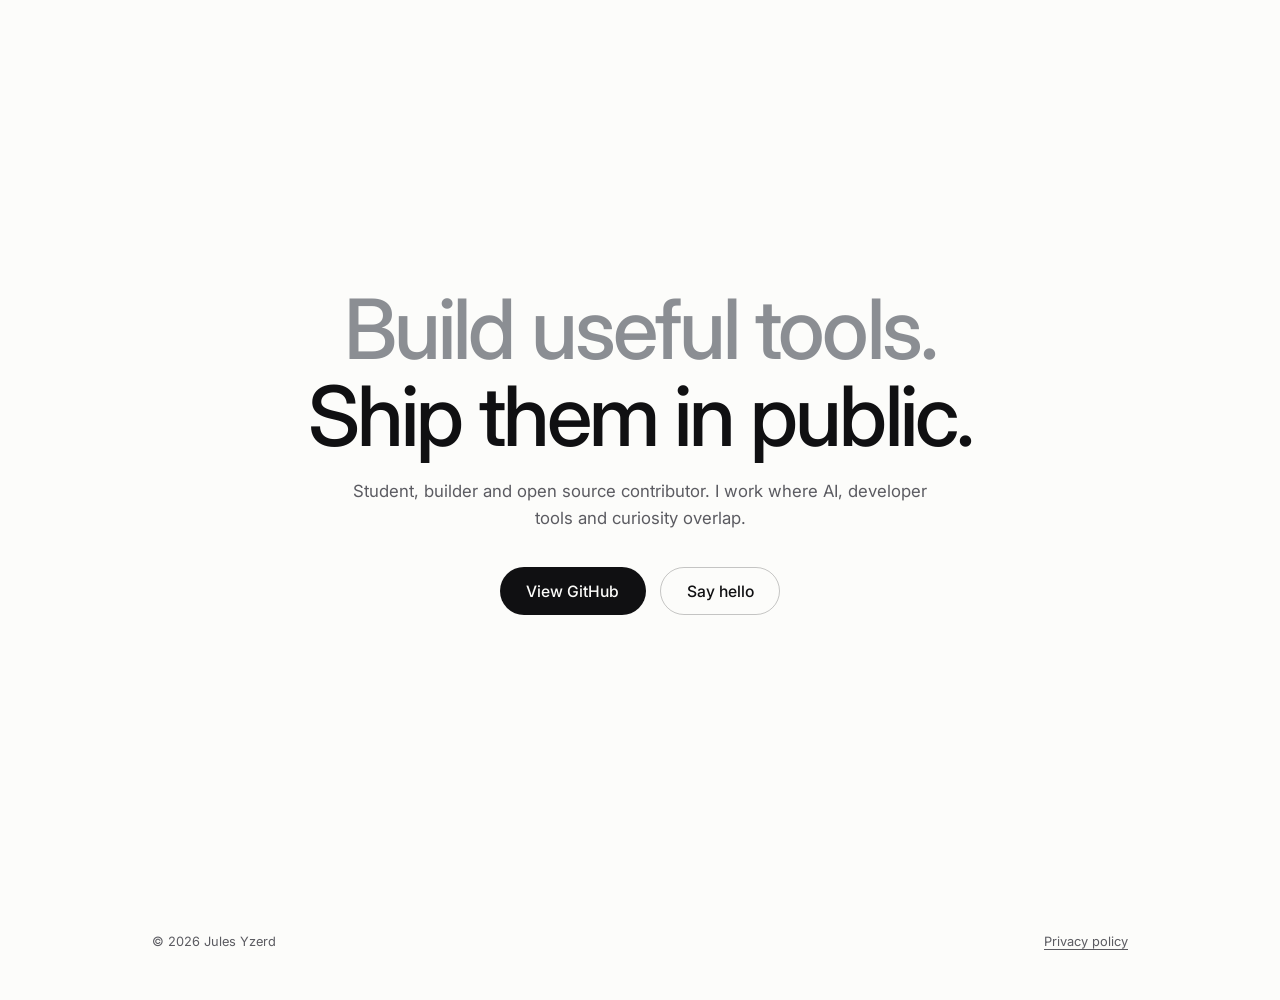
<file: index.html>
<!doctype html>
<html lang="en">
<head>
  <meta charset="utf-8">
  <meta name="viewport" content="width=device-width, initial-scale=1">
  <title>Jules Yzerd — build useful tools</title>
  <meta name="description" content="Jules Yzerd builds developer tools, AI experiments and open source software.">
  <meta name="theme-color" content="#fcfcfa" media="(prefers-color-scheme: light)">
  <meta name="theme-color" content="#101012" media="(prefers-color-scheme: dark)">
  <link rel="preconnect" href="https://fonts.googleapis.com">
  <link rel="preconnect" href="https://fonts.gstatic.com" crossorigin>
  <link href="https://fonts.googleapis.com/css2?family=Inter:wght@400;500;600;700&family=Geist+Mono:wght@400;500&display=swap" rel="stylesheet">
  <link rel="icon" href="data:image/svg+xml,%3Csvg xmlns='http://www.w3.org/2000/svg' viewBox='0 0 100 100'%3E%3Crect width='100' height='100' fill='%23101012'/%3E%3Ctext x='50' y='68' text-anchor='middle' fill='%23fcfcfa' font-family='monospace' font-size='52'%3EJY%3C/text%3E%3C/svg%3E">
  <link rel="stylesheet" href="styles.css?v=3">
  <script>
    (function () {
      var mq = window.matchMedia('(prefers-color-scheme: dark)');
      function apply() {
        document.documentElement.dataset.theme = mq.matches ? 'dark' : 'light';
      }
      apply();
      if (mq.addEventListener) mq.addEventListener('change', apply);
      else if (mq.addListener) mq.addListener(apply);
    })();
  </script>
</head>
<body>
<a class="skip" href="#main">Skip to content</a>
<main id="main">
  <section class="hero"><div class="wrap hero-inner">
    <h1 class="rise"><span class="dim">Build useful tools.</span><br>Ship them in public.</h1>
    <p class="lede rise rise-1">Student, builder and open source contributor. I work where AI, developer tools and curiosity overlap.</p>
    <div class="hero-cta rise rise-2"><a class="btn btn-primary" href="https://github.com/AZERDSQ131" target="_blank" rel="noopener">View GitHub</a><a class="btn btn-ghost" href="mailto:j.yzerd@outlook.fr">Say hello</a></div>
  </div></section>
</main>
<footer style="max-width:64rem;margin:0 auto;padding:2rem 1.5rem 3rem;color:var(--muted);font-size:.8rem;display:flex;gap:1rem;flex-wrap:wrap;justify-content:space-between">
  <span>© 2026 Jules Yzerd</span>
  <a href="privacy.html" style="color:inherit;text-decoration:underline;text-underline-offset:.2em">Privacy policy</a>
</footer>
</body>
</html>
</file>
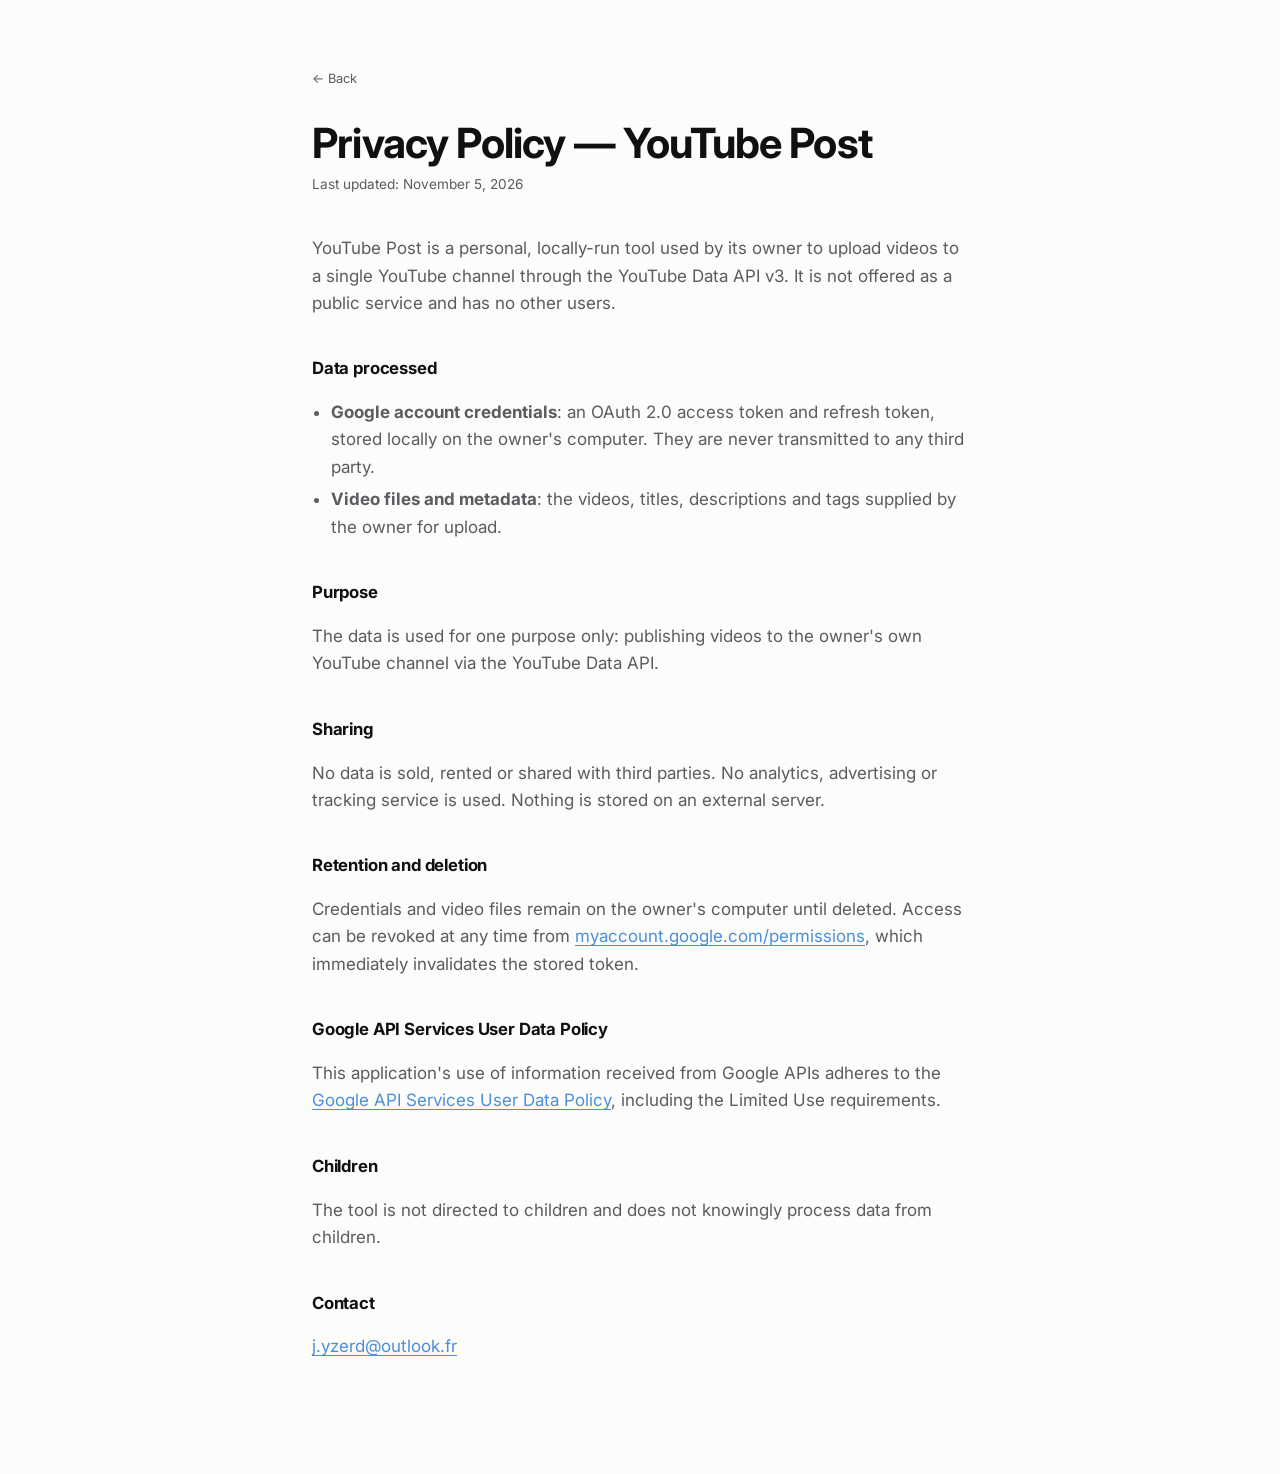
<file: privacy.html>
<!doctype html>
<html lang="en">
<head>
  <meta charset="utf-8">
  <meta name="viewport" content="width=device-width, initial-scale=1">
  <title>Privacy Policy — YouTube Post</title>
  <meta name="description" content="Privacy policy for the personal YouTube Post tool.">
  <meta name="theme-color" content="#fcfcfa" media="(prefers-color-scheme: light)">
  <meta name="theme-color" content="#101012" media="(prefers-color-scheme: dark)">
  <link rel="preconnect" href="https://fonts.googleapis.com">
  <link rel="preconnect" href="https://fonts.gstatic.com" crossorigin>
  <link href="https://fonts.googleapis.com/css2?family=Inter:wght@400;500;600;700&display=swap" rel="stylesheet">
  <link rel="stylesheet" href="styles.css?v=3">
  <script>
    (function () {
      var mq = window.matchMedia('(prefers-color-scheme: dark)');
      function apply() {
        document.documentElement.dataset.theme = mq.matches ? 'dark' : 'light';
      }
      apply();
      if (mq.addEventListener) mq.addEventListener('change', apply);
      else if (mq.addListener) mq.addListener(apply);
    })();
  </script>
  <style>
    .doc { max-width: 44rem; margin: 0 auto; padding: 4rem 1.5rem 6rem; }
    .doc h1 { font-size: clamp(1.9rem, 4vw, 2.6rem); line-height: 1.1; letter-spacing: -.02em; margin: 0 0 .4rem; }
    .doc .updated { color: var(--muted); font-size: .85rem; margin: 0 0 2.5rem; }
    .doc h2 { font-size: 1.05rem; letter-spacing: -.01em; margin: 2.4rem 0 .6rem; }
    .doc p, .doc li { color: var(--muted); }
    .doc ul { padding-left: 1.2rem; }
    .doc li { margin: .35rem 0; }
    .doc a { color: var(--c-blue); text-decoration: underline; text-underline-offset: .2em; }
    .doc .back { display: inline-block; margin-bottom: 2rem; font-size: .8rem; color: var(--muted); text-decoration: none; }
    .doc .back:hover { color: var(--ink); }
  </style>
</head>
<body>
<main class="doc">
  <a class="back" href="./">← Back</a>
  <h1>Privacy Policy — YouTube Post</h1>
  <p class="updated">Last updated: November 5, 2026</p>

  <p>
    YouTube Post is a personal, locally-run tool used by its owner to upload videos to a single
    YouTube channel through the YouTube Data API v3. It is not offered as a public service and has
    no other users.
  </p>

  <h2>Data processed</h2>
  <ul>
    <li>
      <strong>Google account credentials</strong>: an OAuth 2.0 access token and refresh token,
      stored locally on the owner's computer. They are never transmitted to any third party.
    </li>
    <li>
      <strong>Video files and metadata</strong>: the videos, titles, descriptions and tags supplied
      by the owner for upload.
    </li>
  </ul>

  <h2>Purpose</h2>
  <p>
    The data is used for one purpose only: publishing videos to the owner's own YouTube channel via
    the YouTube Data API.
  </p>

  <h2>Sharing</h2>
  <p>
    No data is sold, rented or shared with third parties. No analytics, advertising or tracking
    service is used. Nothing is stored on an external server.
  </p>

  <h2>Retention and deletion</h2>
  <p>
    Credentials and video files remain on the owner's computer until deleted. Access can be revoked
    at any time from
    <a href="https://myaccount.google.com/permissions" rel="noopener">myaccount.google.com/permissions</a>,
    which immediately invalidates the stored token.
  </p>

  <h2>Google API Services User Data Policy</h2>
  <p>
    This application's use of information received from Google APIs adheres to the
    <a href="https://developers.google.com/terms/api-services-user-data-policy" rel="noopener">Google API Services User Data Policy</a>,
    including the Limited Use requirements.
  </p>

  <h2>Children</h2>
  <p>
    The tool is not directed to children and does not knowingly process data from children.
  </p>

  <h2>Contact</h2>
  <p><a href="mailto:j.yzerd@outlook.fr">j.yzerd@outlook.fr</a></p>
</main>
</body>
</html>
</file>
<file: styles.css>
:root {
  --bg: #fcfcfa;
  --surface: #ffffff;
  --surface-2: #f4f4f0;
  --ink: #101012;
  --muted: #5b5b61;
  --c-blue: #4b8fd9;
  --c-gray: #8b8e93;
  --faint: var(--c-gray);
  --font-sans: "Inter", system-ui, -apple-system, "Segoe UI", sans-serif;
  --ease: cubic-bezier(.16, 1, .3, 1);
}

html[data-theme="dark"] {
  color-scheme: dark;
  --bg: #101012;
  --surface: #17171a;
  --surface-2: #212126;
  --ink: #fcfcfa;
  --muted: #a9a9b1;
  --c-blue: #6aa5e6;
  --c-gray: #9aa0a6;
  --faint: var(--c-gray);
}

html[data-theme="dark"] ::selection { background: var(--c-blue); color: var(--bg); }

html[data-theme="dark"] :focus-visible { outline-color: var(--c-blue); }

*, *::before, *::after { box-sizing: border-box; }

body {
  margin: 0;
  background: var(--bg);
  color: var(--ink);
  font: 400 17px/1.6 var(--font-sans);
  -webkit-font-smoothing: antialiased;
  text-rendering: optimizeLegibility;
}

::selection { background: var(--c-blue); color: var(--bg); }

a { color: inherit; }

:focus-visible { outline: 2px solid var(--c-blue); outline-offset: 3px; }

.skip {
  position: fixed;
  top: -4rem;
  left: 1rem;
  z-index: 100;
  padding: .6rem .8rem;
  background: var(--ink);
  color: var(--bg);
  font-size: .72rem;
  text-decoration: none;
  transition: top .2s var(--ease);
}
.skip:focus { top: 1rem; }

.wrap {
  max-width: 1180px;
  margin-inline: auto;
  padding-inline: clamp(1.25rem, 4vw, 2.5rem);
}

/* ---------- Hero ---------- */

.hero {
  display: flex;
  align-items: center;
  min-height: 100svh;
  padding-block: clamp(3rem, 8vw, 5rem);
}
.hero-inner {
  display: flex;
  flex-direction: column;
  align-items: center;
  text-align: center;
  width: 100%;
}
.hero h1 {
  margin: 0 0 1.2rem;
  font-size: clamp(2.9rem, 7vw, 5.2rem);
  font-weight: 500;
  line-height: 1.05;
  letter-spacing: -.035em;
  text-wrap: balance;
}
.hero h1 .dim { color: var(--faint); }
.lede {
  max-width: 56ch;
  margin: 0 auto 2.2rem;
  color: var(--muted);
  font-size: 1.05rem;
}
.hero-cta {
  display: flex;
  flex-wrap: wrap;
  justify-content: center;
  gap: .9rem;
}

.btn {
  display: inline-flex;
  align-items: center;
  gap: .5rem;
  padding: .95rem 1.6rem;
  border: 1px solid transparent;
  border-radius: 999px;
  color: var(--ink);
  font-size: .98rem;
  font-weight: 500;
  line-height: 1;
  text-decoration: none;
  transition: transform .25s var(--ease), background .25s var(--ease), border-color .25s var(--ease);
}
.btn:active { transform: translateY(1px) scale(.98); }
.btn-primary { background: var(--ink); color: var(--bg); }
.btn-primary:hover { background: #2c2c30; }
html[data-theme="dark"] .btn-primary:hover { background: #d8d8de; }
.btn-ghost { background: transparent; border-color: rgb(0 0 0 / .22); }
html[data-theme="dark"] .btn-ghost { border-color: rgb(255 255 255 / .26); }
.btn-ghost:hover { border-color: var(--ink); }

/* ---------- Motion ---------- */

@media (prefers-reduced-motion: no-preference) {
  .rise { animation: rise .7s var(--ease) both; }
  .rise-1 { animation-delay: .05s; }
  .rise-2 { animation-delay: .15s; }
}
@keyframes rise {
  from { opacity: 0; transform: translateY(18px); }
  to { opacity: 1; transform: translateY(0); }
}
@media (prefers-reduced-motion: reduce) {
  *, *::before, *::after { animation-duration: .01ms !important; transition-duration: .01ms !important; }
}
</file>
